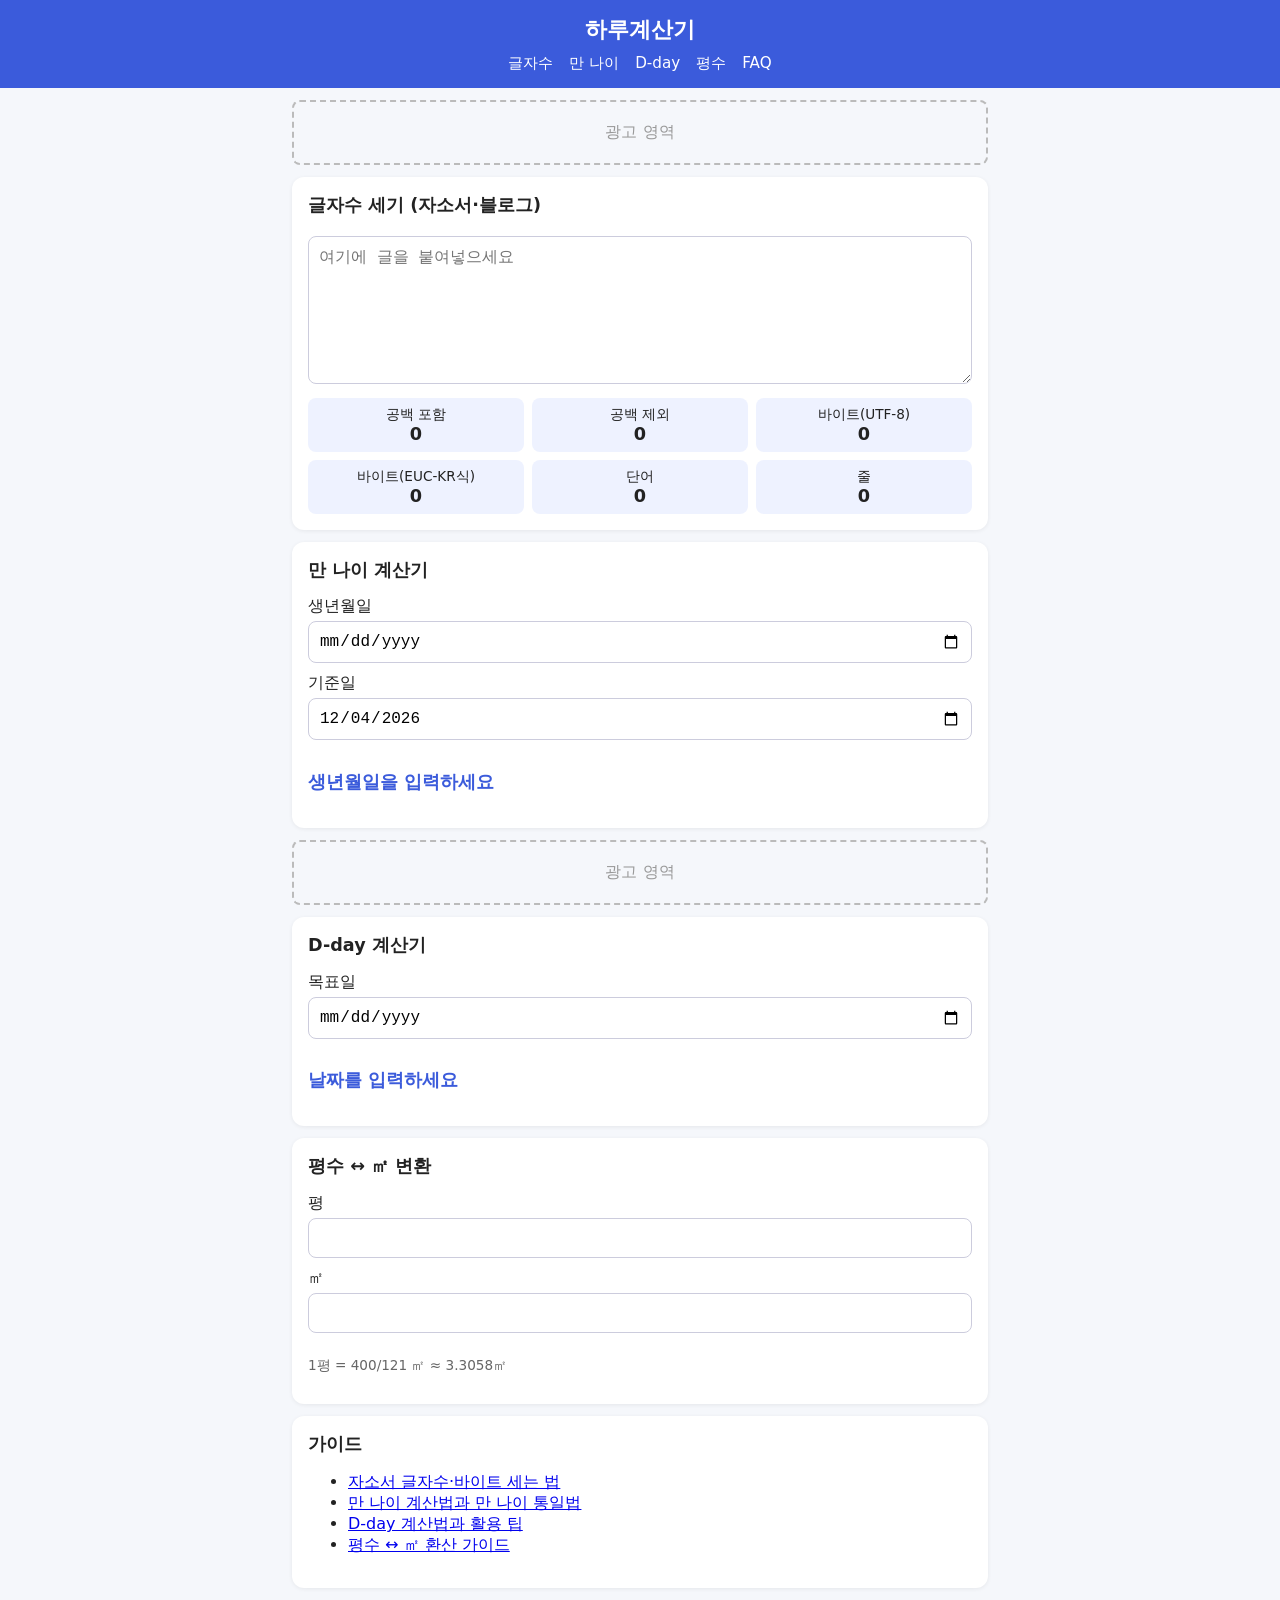
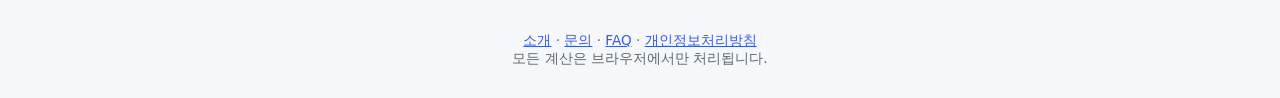
<file: index.html>
<!doctype html><html lang="ko"><head><meta charset="utf-8"><meta name="viewport" content="width=device-width,initial-scale=1">
<title>하루계산기 - 글자수 세기·만 나이·D-day·평수 계산기</title>
<meta name="description" content="자소서 글자수 세기(공백 포함/제외, 바이트), 만 나이 계산, D-day 계산, 평수↔제곱미터 변환을 무료로. 입력 내용은 저장되지 않습니다.">
<meta property="og:title" content="하루계산기 - 생활 계산기 모음"><meta property="og:type" content="website">
<link rel="icon" href="favicon.svg" type="image/svg+xml"><link rel="canonical" href="https://a01075696193-oss.github.io/haru-calc/"><meta property="og:image" content="https://a01075696193-oss.github.io/haru-calc/og.png"><link rel="stylesheet" href="style.css"></head><body>
<header><h1>하루계산기</h1><nav><a href="#chars">글자수</a><a href="#age">만 나이</a><a href="#dday">D-day</a><a href="#pyeong">평수</a><a href="faq.html">FAQ</a></nav></header>
<main>
<div class="ad"><!-- AD SLOT: 상단 (AdSense 승인 후 코드 삽입) -->광고 영역</div>
<section id="chars"><h2>글자수 세기 (자소서·블로그)</h2><textarea id="t" rows="7" placeholder="여기에 글을 붙여넣으세요"></textarea>
<div class="grid"><div>공백 포함<b id="c1">0</b></div><div>공백 제외<b id="c2">0</b></div><div>바이트(UTF-8)<b id="c3">0</b></div><div>바이트(EUC-KR식)<b id="c4">0</b></div><div>단어<b id="c5">0</b></div><div>줄<b id="c6">0</b></div></div></section>
<section id="age"><h2>만 나이 계산기</h2><label>생년월일 <input type="date" id="bd"></label><label>기준일 <input type="date" id="ref"></label><p class="out" id="ageOut">생년월일을 입력하세요</p></section>
<div class="ad"><!-- AD SLOT: 중간 -->광고 영역</div>
<section id="dday"><h2>D-day 계산기</h2><label>목표일 <input type="date" id="target"></label><p class="out" id="ddOut">날짜를 입력하세요</p></section>
<section id="pyeong"><h2>평수 ↔ ㎡ 변환</h2><label>평 <input type="number" id="py" inputmode="decimal"></label><label>㎡ <input type="number" id="m2" inputmode="decimal"></label><p class="note">1평 = 400/121 ㎡ ≈ 3.3058㎡</p></section>
<section><h2>가이드</h2><ul><li><a href="guide-chars.html">자소서 글자수·바이트 세는 법</a></li><li><a href="guide-age.html">만 나이 계산법과 만 나이 통일법</a></li><li><a href="guide-dday.html">D-day 계산법과 활용 팁</a></li><li><a href="guide-pyeong.html">평수 ↔ ㎡ 환산 가이드</a></li></ul></section></main><footer><a href="about.html">소개</a> · <a href="contact.html">문의</a> · <a href="faq.html">FAQ</a> · <a href="privacy.html">개인정보처리방침</a><br>모든 계산은 브라우저에서만 처리됩니다.</footer>
<script src="calc.js"></script><script src="app.js"></script></body></html>
</file>
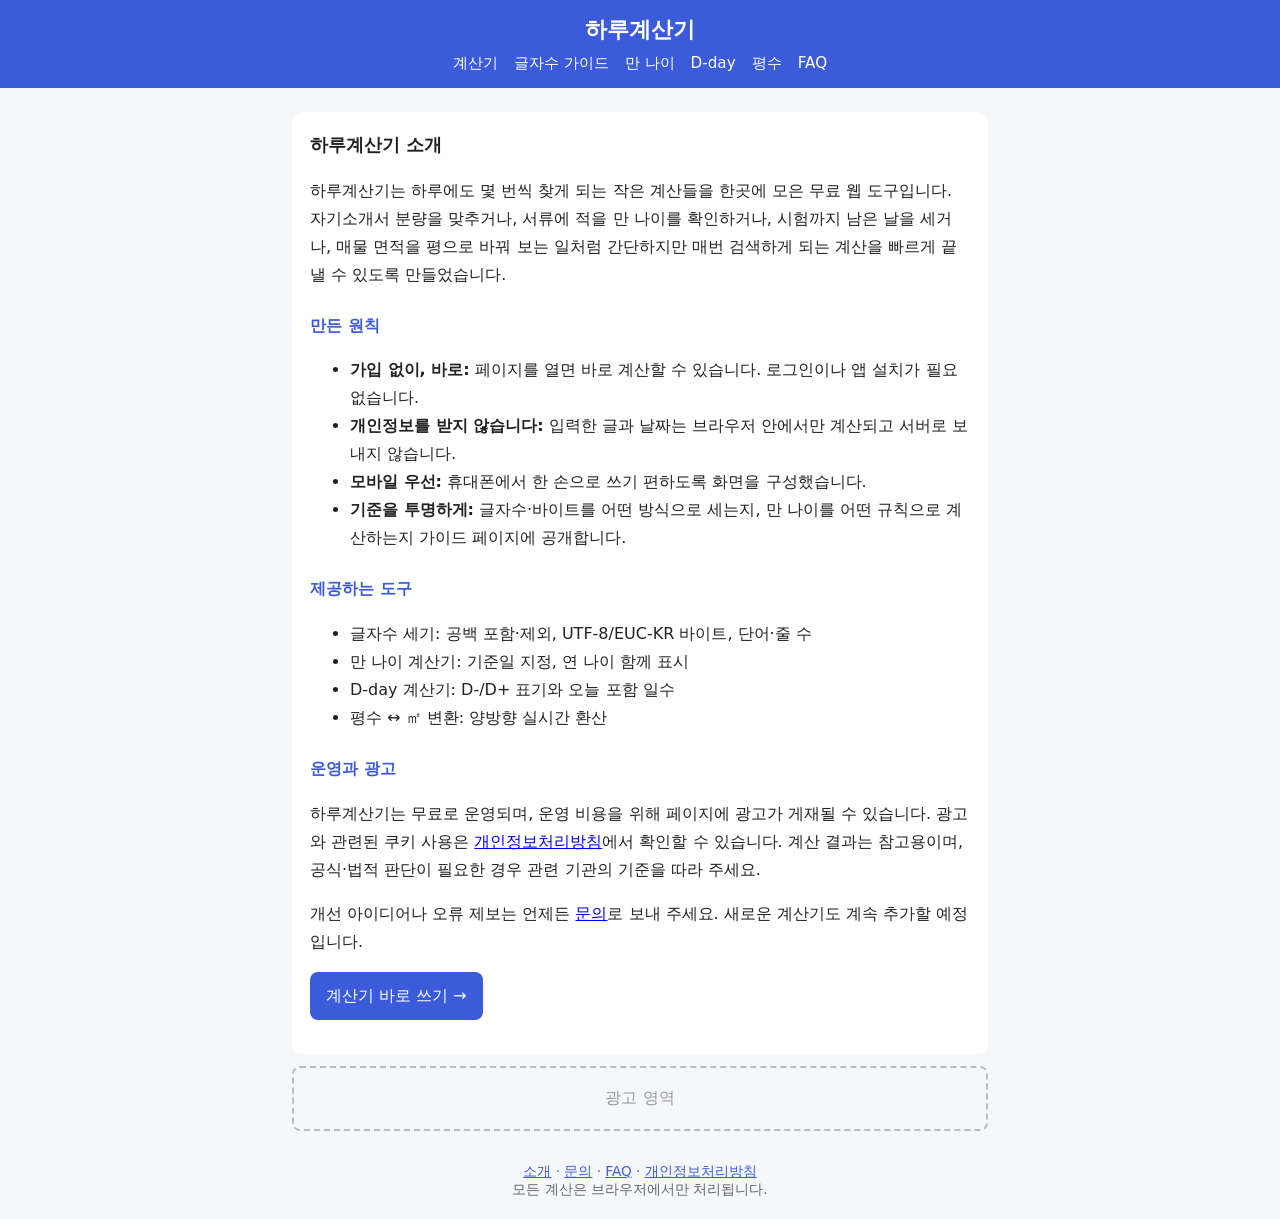
<file: about.html>
<!doctype html><html lang="ko"><head><meta charset="utf-8"><meta name="viewport" content="width=device-width,initial-scale=1">
<title>하루계산기 소개 - 하루계산기</title><meta name="description" content="하루계산기는 일상에서 자주 쓰는 계산을 가입 없이 빠르게 해결하는 무료 도구 모음입니다."><link rel="canonical" href="https://a01075696193-oss.github.io/haru-calc/about.html">
<meta property="og:title" content="하루계산기 소개"><meta property="og:description" content="하루계산기는 일상에서 자주 쓰는 계산을 가입 없이 빠르게 해결하는 무료 도구 모음입니다."><meta property="og:image" content="https://a01075696193-oss.github.io/haru-calc/og.png"><meta property="og:type" content="article">
<link rel="icon" href="favicon.svg" type="image/svg+xml"><link rel="stylesheet" href="style.css"></head><body>
<header><h1><a href="index.html" style="color:#fff;text-decoration:none">하루계산기</a></h1><nav><a href="index.html">계산기</a><a href="guide-chars.html">글자수 가이드</a><a href="guide-age.html">만 나이</a><a href="guide-dday.html">D-day</a><a href="guide-pyeong.html">평수</a><a href="faq.html">FAQ</a></nav></header><main><article class="content"><h2>하루계산기 소개</h2>
<p>하루계산기는 하루에도 몇 번씩 찾게 되는 작은 계산들을 한곳에 모은 무료 웹 도구입니다. 자기소개서 분량을 맞추거나, 서류에 적을 만 나이를 확인하거나, 시험까지 남은 날을 세거나, 매물 면적을 평으로 바꿔 보는 일처럼 간단하지만 매번 검색하게 되는 계산을 빠르게 끝낼 수 있도록 만들었습니다.</p>
<h3>만든 원칙</h3><ul><li><b>가입 없이, 바로:</b> 페이지를 열면 바로 계산할 수 있습니다. 로그인이나 앱 설치가 필요 없습니다.</li><li><b>개인정보를 받지 않습니다:</b> 입력한 글과 날짜는 브라우저 안에서만 계산되고 서버로 보내지 않습니다.</li><li><b>모바일 우선:</b> 휴대폰에서 한 손으로 쓰기 편하도록 화면을 구성했습니다.</li><li><b>기준을 투명하게:</b> 글자수·바이트를 어떤 방식으로 세는지, 만 나이를 어떤 규칙으로 계산하는지 가이드 페이지에 공개합니다.</li></ul>
<h3>제공하는 도구</h3><ul><li>글자수 세기: 공백 포함·제외, UTF-8/EUC-KR 바이트, 단어·줄 수</li><li>만 나이 계산기: 기준일 지정, 연 나이 함께 표시</li><li>D-day 계산기: D-/D+ 표기와 오늘 포함 일수</li><li>평수 ↔ ㎡ 변환: 양방향 실시간 환산</li></ul>
<h3>운영과 광고</h3><p>하루계산기는 무료로 운영되며, 운영 비용을 위해 페이지에 광고가 게재될 수 있습니다. 광고와 관련된 쿠키 사용은 <a href="privacy.html">개인정보처리방침</a>에서 확인할 수 있습니다. 계산 결과는 참고용이며, 공식·법적 판단이 필요한 경우 관련 기관의 기준을 따라 주세요.</p>
<p>개선 아이디어나 오류 제보는 언제든 <a href="contact.html">문의</a>로 보내 주세요. 새로운 계산기도 계속 추가할 예정입니다.</p>
<p><a class="btn" href="index.html">계산기 바로 쓰기 →</a></p></article><div class="ad"><!-- AD SLOT: 본문 하단 -->광고 영역</div></main><footer><a href="about.html">소개</a> · <a href="contact.html">문의</a> · <a href="faq.html">FAQ</a> · <a href="privacy.html">개인정보처리방침</a><br>모든 계산은 브라우저에서만 처리됩니다.</footer></body></html>
</file>
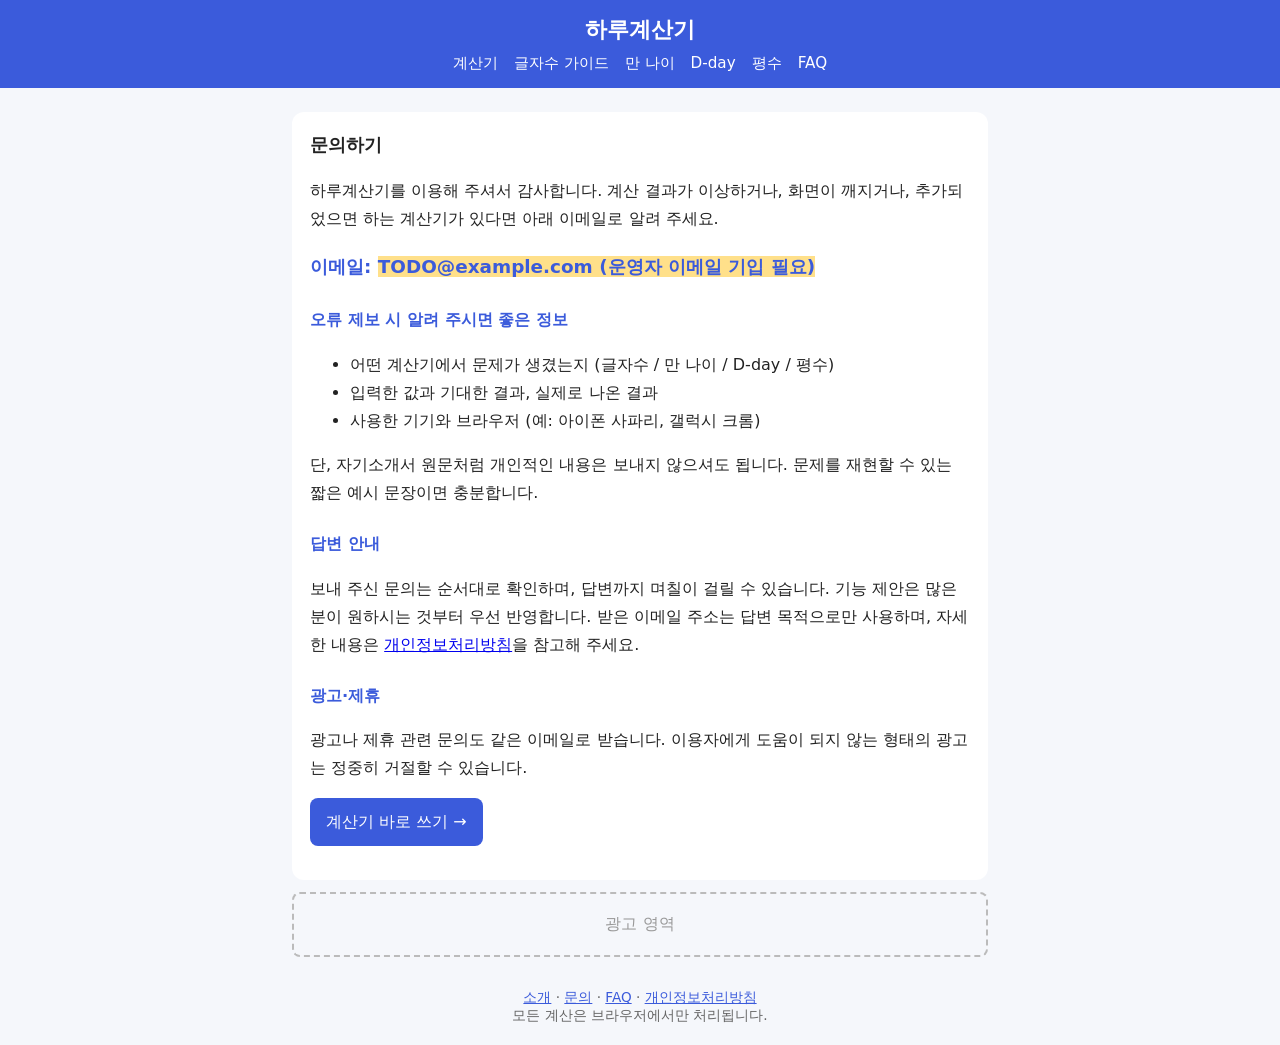
<file: contact.html>
<!doctype html><html lang="ko"><head><meta charset="utf-8"><meta name="viewport" content="width=device-width,initial-scale=1">
<title>문의하기 - 하루계산기</title><meta name="description" content="하루계산기 오류 제보, 기능 제안, 광고·제휴 문의 안내입니다."><link rel="canonical" href="https://a01075696193-oss.github.io/haru-calc/contact.html">
<meta property="og:title" content="문의하기"><meta property="og:description" content="하루계산기 오류 제보, 기능 제안, 광고·제휴 문의 안내입니다."><meta property="og:image" content="https://a01075696193-oss.github.io/haru-calc/og.png"><meta property="og:type" content="article">
<link rel="icon" href="favicon.svg" type="image/svg+xml"><link rel="stylesheet" href="style.css"></head><body>
<header><h1><a href="index.html" style="color:#fff;text-decoration:none">하루계산기</a></h1><nav><a href="index.html">계산기</a><a href="guide-chars.html">글자수 가이드</a><a href="guide-age.html">만 나이</a><a href="guide-dday.html">D-day</a><a href="guide-pyeong.html">평수</a><a href="faq.html">FAQ</a></nav></header><main><article class="content"><h2>문의하기</h2>
<p>하루계산기를 이용해 주셔서 감사합니다. 계산 결과가 이상하거나, 화면이 깨지거나, 추가되었으면 하는 계산기가 있다면 아래 이메일로 알려 주세요.</p>
<p class="out">이메일: <!-- TODO: 실제 운영자 이메일로 교체 --><span style="background:#ffe08a">TODO@example.com (운영자 이메일 기입 필요)</span></p>
<h3>오류 제보 시 알려 주시면 좋은 정보</h3><ul><li>어떤 계산기에서 문제가 생겼는지 (글자수 / 만 나이 / D-day / 평수)</li><li>입력한 값과 기대한 결과, 실제로 나온 결과</li><li>사용한 기기와 브라우저 (예: 아이폰 사파리, 갤럭시 크롬)</li></ul>
<p>단, 자기소개서 원문처럼 개인적인 내용은 보내지 않으셔도 됩니다. 문제를 재현할 수 있는 짧은 예시 문장이면 충분합니다.</p>
<h3>답변 안내</h3><p>보내 주신 문의는 순서대로 확인하며, 답변까지 며칠이 걸릴 수 있습니다. 기능 제안은 많은 분이 원하시는 것부터 우선 반영합니다. 받은 이메일 주소는 답변 목적으로만 사용하며, 자세한 내용은 <a href="privacy.html">개인정보처리방침</a>을 참고해 주세요.</p>
<h3>광고·제휴</h3><p>광고나 제휴 관련 문의도 같은 이메일로 받습니다. 이용자에게 도움이 되지 않는 형태의 광고는 정중히 거절할 수 있습니다.</p>
<p><a class="btn" href="index.html">계산기 바로 쓰기 →</a></p></article><div class="ad"><!-- AD SLOT: 본문 하단 -->광고 영역</div></main><footer><a href="about.html">소개</a> · <a href="contact.html">문의</a> · <a href="faq.html">FAQ</a> · <a href="privacy.html">개인정보처리방침</a><br>모든 계산은 브라우저에서만 처리됩니다.</footer></body></html>
</file>
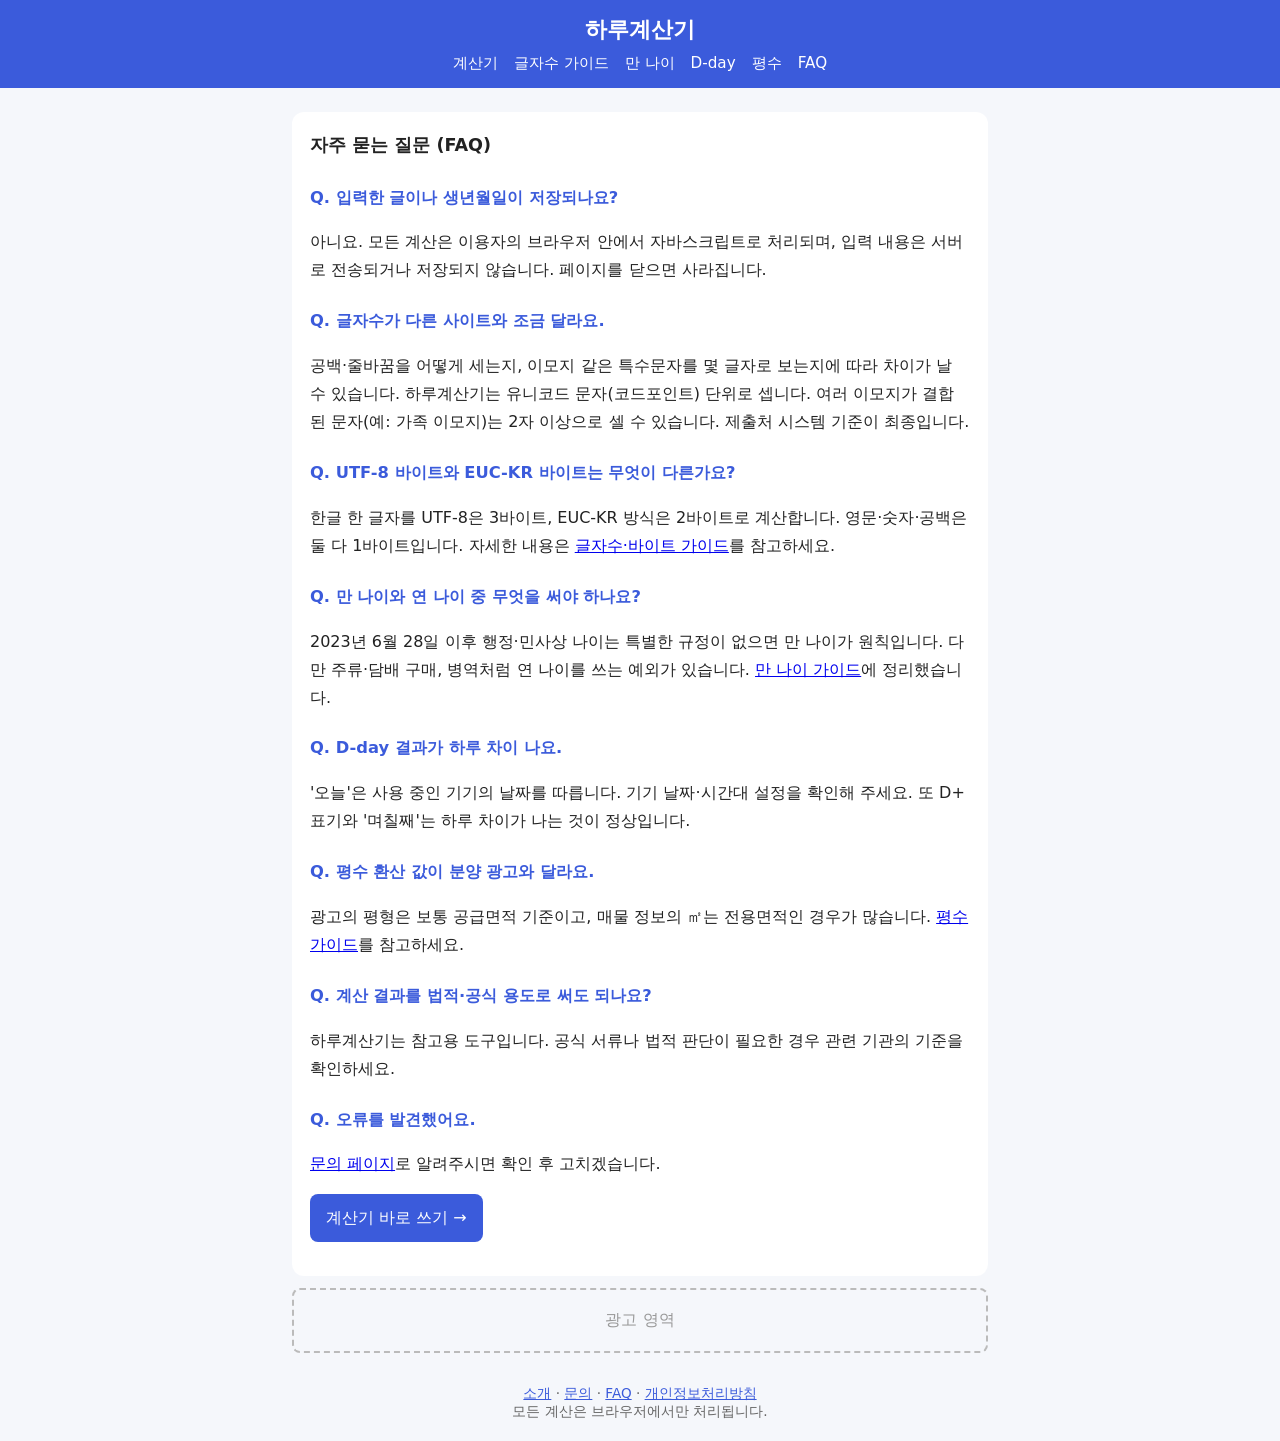
<file: faq.html>
<!doctype html><html lang="ko"><head><meta charset="utf-8"><meta name="viewport" content="width=device-width,initial-scale=1">
<title>자주 묻는 질문 (FAQ) - 하루계산기</title><meta name="description" content="하루계산기 이용 방법과 계산 기준에 대해 자주 묻는 질문을 모았습니다."><link rel="canonical" href="https://a01075696193-oss.github.io/haru-calc/faq.html">
<meta property="og:title" content="자주 묻는 질문 (FAQ)"><meta property="og:description" content="하루계산기 이용 방법과 계산 기준에 대해 자주 묻는 질문을 모았습니다."><meta property="og:image" content="https://a01075696193-oss.github.io/haru-calc/og.png"><meta property="og:type" content="article">
<link rel="icon" href="favicon.svg" type="image/svg+xml"><link rel="stylesheet" href="style.css"></head><body>
<header><h1><a href="index.html" style="color:#fff;text-decoration:none">하루계산기</a></h1><nav><a href="index.html">계산기</a><a href="guide-chars.html">글자수 가이드</a><a href="guide-age.html">만 나이</a><a href="guide-dday.html">D-day</a><a href="guide-pyeong.html">평수</a><a href="faq.html">FAQ</a></nav></header><main><article class="content"><h2>자주 묻는 질문 (FAQ)</h2>
<h3>Q. 입력한 글이나 생년월일이 저장되나요?</h3><p>아니요. 모든 계산은 이용자의 브라우저 안에서 자바스크립트로 처리되며, 입력 내용은 서버로 전송되거나 저장되지 않습니다. 페이지를 닫으면 사라집니다.</p>
<h3>Q. 글자수가 다른 사이트와 조금 달라요.</h3><p>공백·줄바꿈을 어떻게 세는지, 이모지 같은 특수문자를 몇 글자로 보는지에 따라 차이가 날 수 있습니다. 하루계산기는 유니코드 문자(코드포인트) 단위로 셉니다. 여러 이모지가 결합된 문자(예: 가족 이모지)는 2자 이상으로 셀 수 있습니다. 제출처 시스템 기준이 최종입니다.</p>
<h3>Q. UTF-8 바이트와 EUC-KR 바이트는 무엇이 다른가요?</h3><p>한글 한 글자를 UTF-8은 3바이트, EUC-KR 방식은 2바이트로 계산합니다. 영문·숫자·공백은 둘 다 1바이트입니다. 자세한 내용은 <a href="guide-chars.html">글자수·바이트 가이드</a>를 참고하세요.</p>
<h3>Q. 만 나이와 연 나이 중 무엇을 써야 하나요?</h3><p>2023년 6월 28일 이후 행정·민사상 나이는 특별한 규정이 없으면 만 나이가 원칙입니다. 다만 주류·담배 구매, 병역처럼 연 나이를 쓰는 예외가 있습니다. <a href="guide-age.html">만 나이 가이드</a>에 정리했습니다.</p>
<h3>Q. D-day 결과가 하루 차이 나요.</h3><p>'오늘'은 사용 중인 기기의 날짜를 따릅니다. 기기 날짜·시간대 설정을 확인해 주세요. 또 D+ 표기와 '며칠째'는 하루 차이가 나는 것이 정상입니다.</p>
<h3>Q. 평수 환산 값이 분양 광고와 달라요.</h3><p>광고의 평형은 보통 공급면적 기준이고, 매물 정보의 ㎡는 전용면적인 경우가 많습니다. <a href="guide-pyeong.html">평수 가이드</a>를 참고하세요.</p>
<h3>Q. 계산 결과를 법적·공식 용도로 써도 되나요?</h3><p>하루계산기는 참고용 도구입니다. 공식 서류나 법적 판단이 필요한 경우 관련 기관의 기준을 확인하세요.</p>
<h3>Q. 오류를 발견했어요.</h3><p><a href="contact.html">문의 페이지</a>로 알려주시면 확인 후 고치겠습니다.</p>
<p><a class="btn" href="index.html">계산기 바로 쓰기 →</a></p></article><div class="ad"><!-- AD SLOT: 본문 하단 -->광고 영역</div></main><footer><a href="about.html">소개</a> · <a href="contact.html">문의</a> · <a href="faq.html">FAQ</a> · <a href="privacy.html">개인정보처리방침</a><br>모든 계산은 브라우저에서만 처리됩니다.</footer></body></html>
</file>
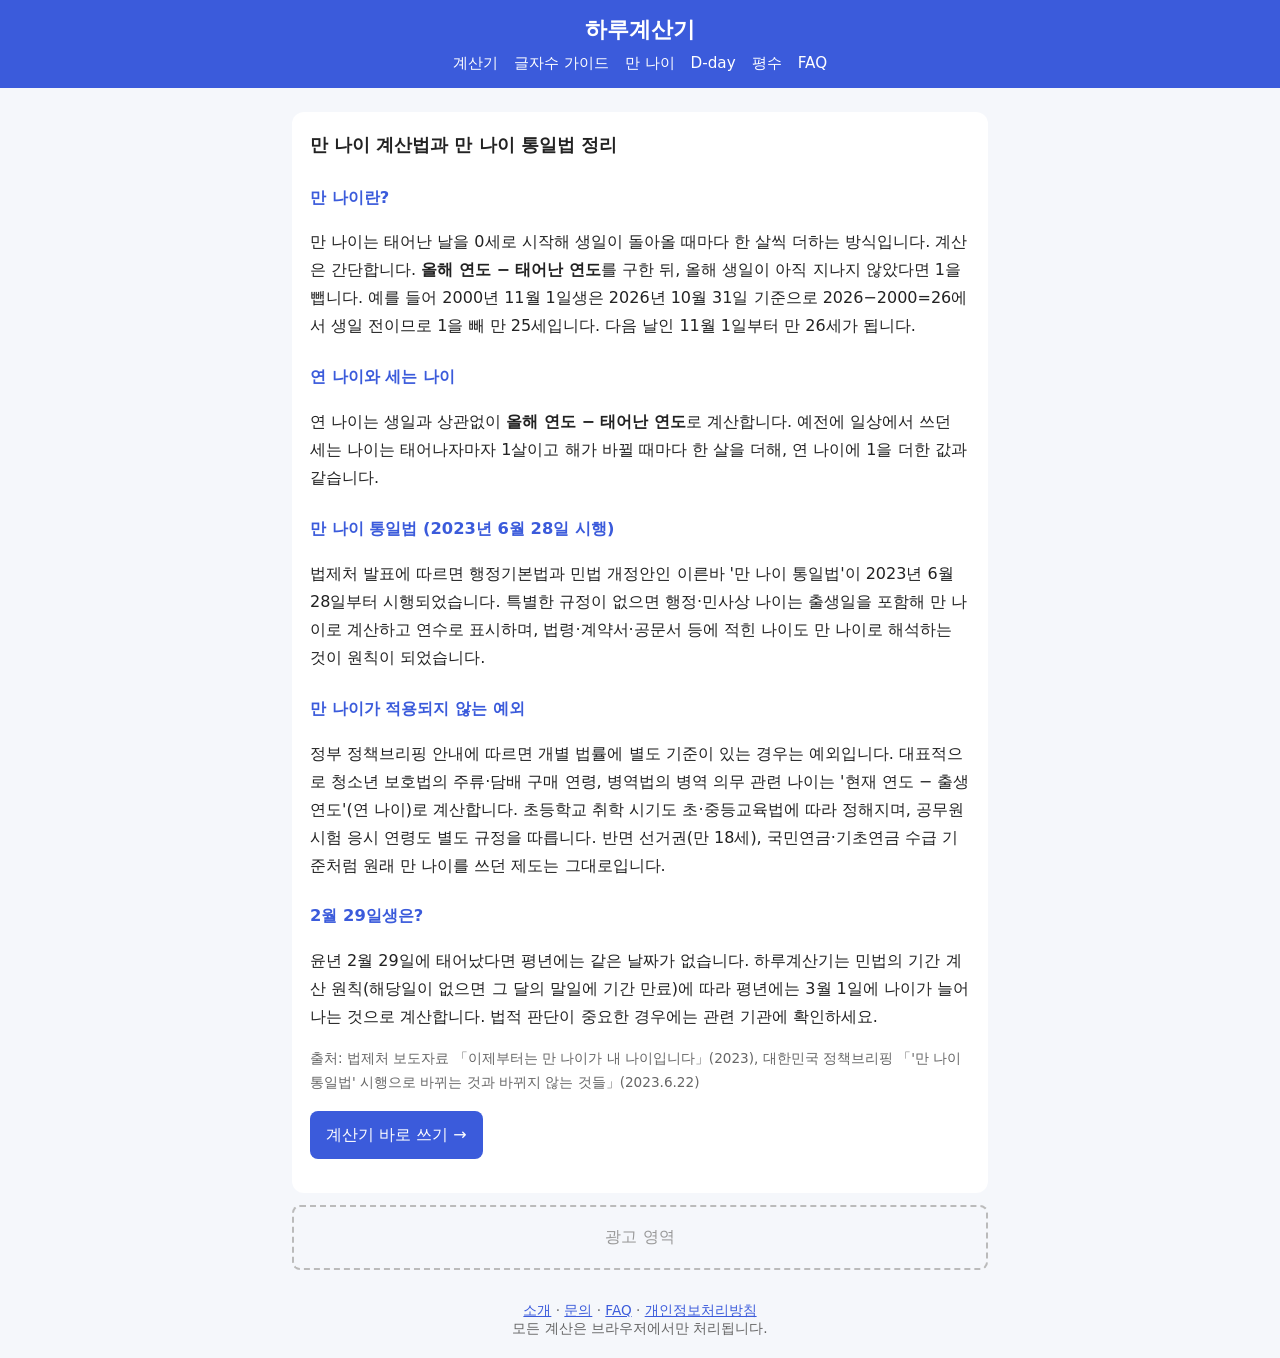
<file: guide-age.html>
<!doctype html><html lang="ko"><head><meta charset="utf-8"><meta name="viewport" content="width=device-width,initial-scale=1">
<title>만 나이 계산법과 만 나이 통일법 정리 - 하루계산기</title><meta name="description" content="만 나이 계산 방법과 2023년 6월 28일 시행된 만 나이 통일법, 예외 사례를 정리했습니다."><link rel="canonical" href="https://a01075696193-oss.github.io/haru-calc/guide-age.html">
<meta property="og:title" content="만 나이 계산법과 만 나이 통일법 정리"><meta property="og:description" content="만 나이 계산 방법과 2023년 6월 28일 시행된 만 나이 통일법, 예외 사례를 정리했습니다."><meta property="og:image" content="https://a01075696193-oss.github.io/haru-calc/og.png"><meta property="og:type" content="article">
<link rel="icon" href="favicon.svg" type="image/svg+xml"><link rel="stylesheet" href="style.css"></head><body>
<header><h1><a href="index.html" style="color:#fff;text-decoration:none">하루계산기</a></h1><nav><a href="index.html">계산기</a><a href="guide-chars.html">글자수 가이드</a><a href="guide-age.html">만 나이</a><a href="guide-dday.html">D-day</a><a href="guide-pyeong.html">평수</a><a href="faq.html">FAQ</a></nav></header><main><article class="content"><h2>만 나이 계산법과 만 나이 통일법 정리</h2>
<h3>만 나이란?</h3><p>만 나이는 태어난 날을 0세로 시작해 생일이 돌아올 때마다 한 살씩 더하는 방식입니다. 계산은 간단합니다. <b>올해 연도 − 태어난 연도</b>를 구한 뒤, 올해 생일이 아직 지나지 않았다면 1을 뺍니다. 예를 들어 2000년 11월 1일생은 2026년 10월 31일 기준으로 2026−2000=26에서 생일 전이므로 1을 빼 만 25세입니다. 다음 날인 11월 1일부터 만 26세가 됩니다.</p>
<h3>연 나이와 세는 나이</h3><p>연 나이는 생일과 상관없이 <b>올해 연도 − 태어난 연도</b>로 계산합니다. 예전에 일상에서 쓰던 세는 나이는 태어나자마자 1살이고 해가 바뀔 때마다 한 살을 더해, 연 나이에 1을 더한 값과 같습니다.</p>
<h3>만 나이 통일법 (2023년 6월 28일 시행)</h3><p>법제처 발표에 따르면 행정기본법과 민법 개정안인 이른바 '만 나이 통일법'이 2023년 6월 28일부터 시행되었습니다. 특별한 규정이 없으면 행정·민사상 나이는 출생일을 포함해 만 나이로 계산하고 연수로 표시하며, 법령·계약서·공문서 등에 적힌 나이도 만 나이로 해석하는 것이 원칙이 되었습니다.</p>
<h3>만 나이가 적용되지 않는 예외</h3><p>정부 정책브리핑 안내에 따르면 개별 법률에 별도 기준이 있는 경우는 예외입니다. 대표적으로 청소년 보호법의 주류·담배 구매 연령, 병역법의 병역 의무 관련 나이는 '현재 연도 − 출생 연도'(연 나이)로 계산합니다. 초등학교 취학 시기도 초·중등교육법에 따라 정해지며, 공무원 시험 응시 연령도 별도 규정을 따릅니다. 반면 선거권(만 18세), 국민연금·기초연금 수급 기준처럼 원래 만 나이를 쓰던 제도는 그대로입니다.</p>
<h3>2월 29일생은?</h3><p>윤년 2월 29일에 태어났다면 평년에는 같은 날짜가 없습니다. 하루계산기는 민법의 기간 계산 원칙(해당일이 없으면 그 달의 말일에 기간 만료)에 따라 평년에는 3월 1일에 나이가 늘어나는 것으로 계산합니다. 법적 판단이 중요한 경우에는 관련 기관에 확인하세요.</p>
<p class="note">출처: 법제처 보도자료 「이제부터는 만 나이가 내 나이입니다」(2023), 대한민국 정책브리핑 「'만 나이 통일법' 시행으로 바뀌는 것과 바뀌지 않는 것들」(2023.6.22)</p>
<p><a class="btn" href="index.html">계산기 바로 쓰기 →</a></p></article><div class="ad"><!-- AD SLOT: 본문 하단 -->광고 영역</div></main><footer><a href="about.html">소개</a> · <a href="contact.html">문의</a> · <a href="faq.html">FAQ</a> · <a href="privacy.html">개인정보처리방침</a><br>모든 계산은 브라우저에서만 처리됩니다.</footer></body></html>
</file>
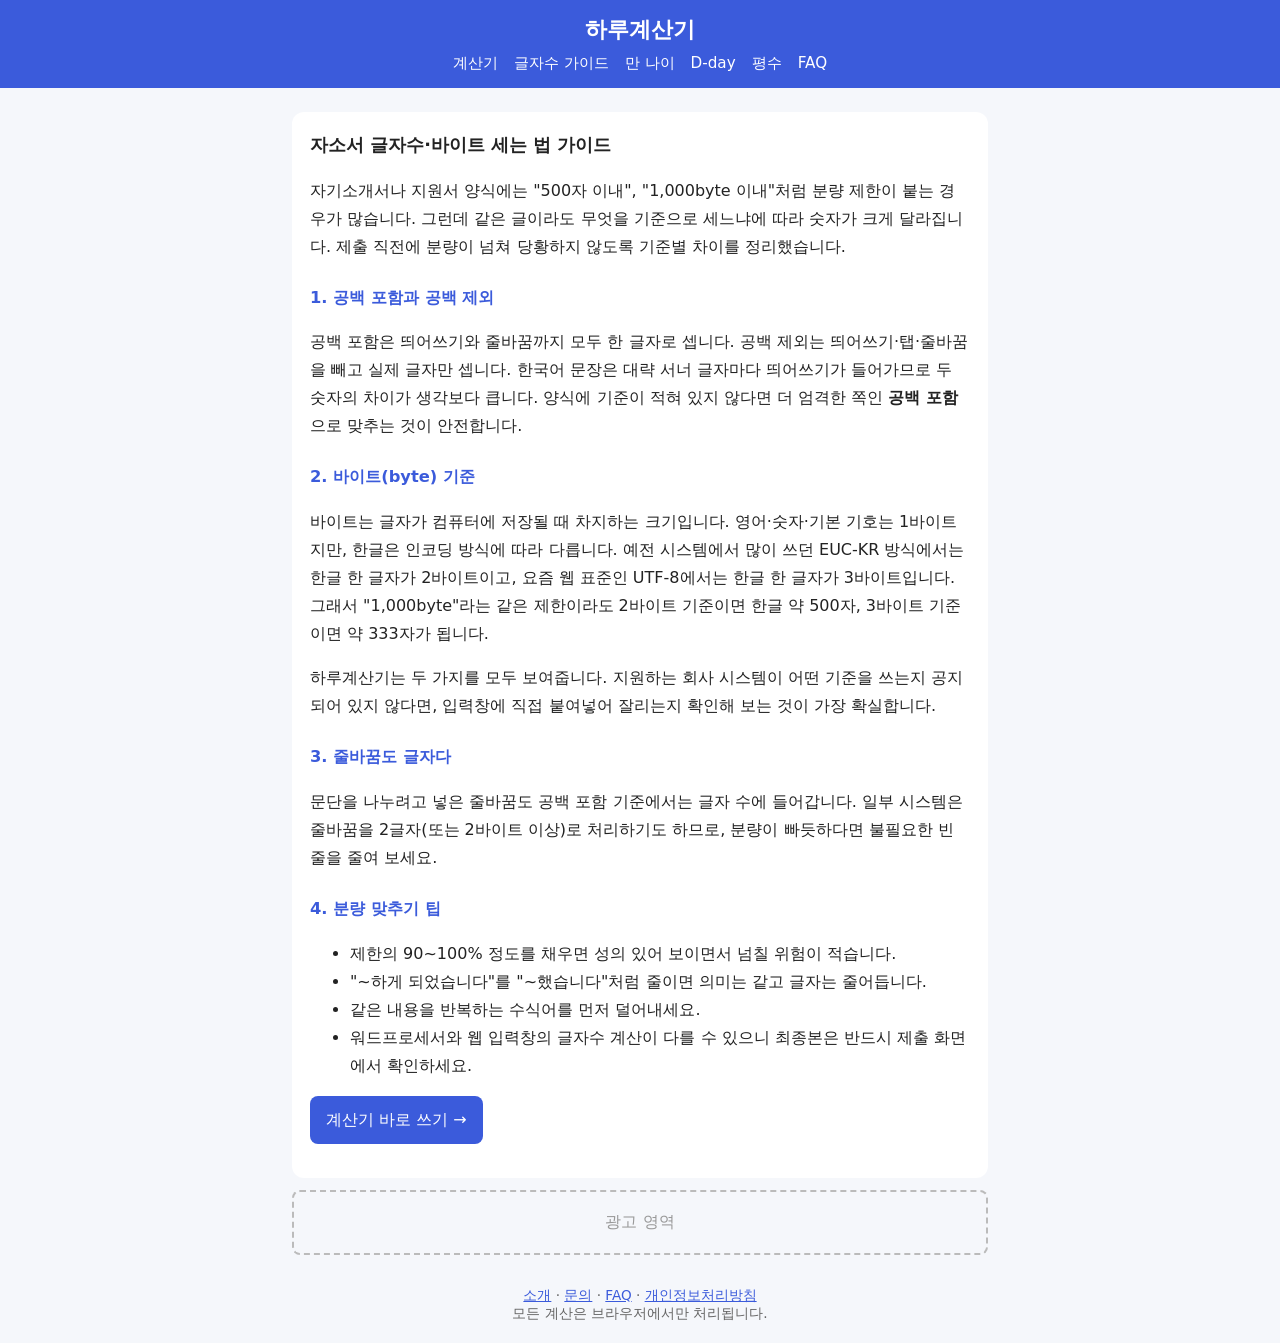
<file: guide-chars.html>
<!doctype html><html lang="ko"><head><meta charset="utf-8"><meta name="viewport" content="width=device-width,initial-scale=1">
<title>자소서 글자수·바이트 세는 법 가이드 - 하루계산기</title><meta name="description" content="자기소개서 글자수 제한의 공백 포함·제외 기준과 바이트 계산 차이를 정리했습니다."><link rel="canonical" href="https://a01075696193-oss.github.io/haru-calc/guide-chars.html">
<meta property="og:title" content="자소서 글자수·바이트 세는 법 가이드"><meta property="og:description" content="자기소개서 글자수 제한의 공백 포함·제외 기준과 바이트 계산 차이를 정리했습니다."><meta property="og:image" content="https://a01075696193-oss.github.io/haru-calc/og.png"><meta property="og:type" content="article">
<link rel="icon" href="favicon.svg" type="image/svg+xml"><link rel="stylesheet" href="style.css"></head><body>
<header><h1><a href="index.html" style="color:#fff;text-decoration:none">하루계산기</a></h1><nav><a href="index.html">계산기</a><a href="guide-chars.html">글자수 가이드</a><a href="guide-age.html">만 나이</a><a href="guide-dday.html">D-day</a><a href="guide-pyeong.html">평수</a><a href="faq.html">FAQ</a></nav></header><main><article class="content"><h2>자소서 글자수·바이트 세는 법 가이드</h2>
<p>자기소개서나 지원서 양식에는 "500자 이내", "1,000byte 이내"처럼 분량 제한이 붙는 경우가 많습니다. 그런데 같은 글이라도 무엇을 기준으로 세느냐에 따라 숫자가 크게 달라집니다. 제출 직전에 분량이 넘쳐 당황하지 않도록 기준별 차이를 정리했습니다.</p>
<h3>1. 공백 포함과 공백 제외</h3><p>공백 포함은 띄어쓰기와 줄바꿈까지 모두 한 글자로 셉니다. 공백 제외는 띄어쓰기·탭·줄바꿈을 빼고 실제 글자만 셉니다. 한국어 문장은 대략 서너 글자마다 띄어쓰기가 들어가므로 두 숫자의 차이가 생각보다 큽니다. 양식에 기준이 적혀 있지 않다면 더 엄격한 쪽인 <b>공백 포함</b>으로 맞추는 것이 안전합니다.</p>
<h3>2. 바이트(byte) 기준</h3><p>바이트는 글자가 컴퓨터에 저장될 때 차지하는 크기입니다. 영어·숫자·기본 기호는 1바이트지만, 한글은 인코딩 방식에 따라 다릅니다. 예전 시스템에서 많이 쓰던 EUC-KR 방식에서는 한글 한 글자가 2바이트이고, 요즘 웹 표준인 UTF-8에서는 한글 한 글자가 3바이트입니다. 그래서 "1,000byte"라는 같은 제한이라도 2바이트 기준이면 한글 약 500자, 3바이트 기준이면 약 333자가 됩니다.</p>
<p>하루계산기는 두 가지를 모두 보여줍니다. 지원하는 회사 시스템이 어떤 기준을 쓰는지 공지되어 있지 않다면, 입력창에 직접 붙여넣어 잘리는지 확인해 보는 것이 가장 확실합니다.</p>
<h3>3. 줄바꿈도 글자다</h3><p>문단을 나누려고 넣은 줄바꿈도 공백 포함 기준에서는 글자 수에 들어갑니다. 일부 시스템은 줄바꿈을 2글자(또는 2바이트 이상)로 처리하기도 하므로, 분량이 빠듯하다면 불필요한 빈 줄을 줄여 보세요.</p>
<h3>4. 분량 맞추기 팁</h3><ul><li>제한의 90~100% 정도를 채우면 성의 있어 보이면서 넘칠 위험이 적습니다.</li><li>"~하게 되었습니다"를 "~했습니다"처럼 줄이면 의미는 같고 글자는 줄어듭니다.</li><li>같은 내용을 반복하는 수식어를 먼저 덜어내세요.</li><li>워드프로세서와 웹 입력창의 글자수 계산이 다를 수 있으니 최종본은 반드시 제출 화면에서 확인하세요.</li></ul>
<p><a class="btn" href="index.html">계산기 바로 쓰기 →</a></p></article><div class="ad"><!-- AD SLOT: 본문 하단 -->광고 영역</div></main><footer><a href="about.html">소개</a> · <a href="contact.html">문의</a> · <a href="faq.html">FAQ</a> · <a href="privacy.html">개인정보처리방침</a><br>모든 계산은 브라우저에서만 처리됩니다.</footer></body></html>
</file>
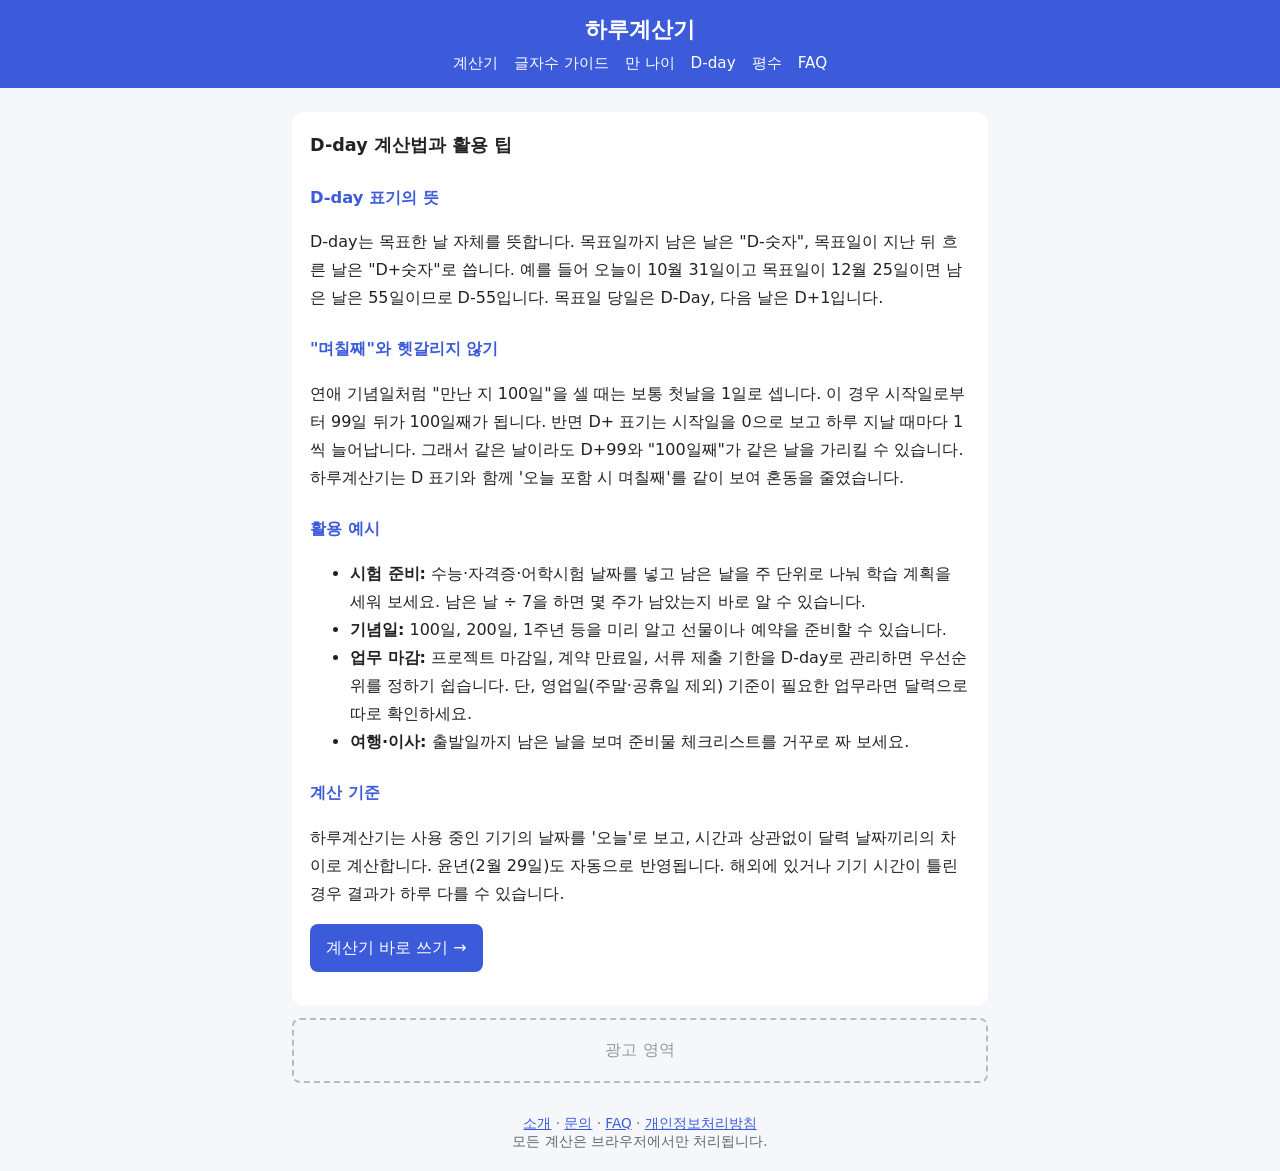
<file: guide-dday.html>
<!doctype html><html lang="ko"><head><meta charset="utf-8"><meta name="viewport" content="width=device-width,initial-scale=1">
<title>D-day 계산법과 활용 팁 - 하루계산기</title><meta name="description" content="D-day, D+ 계산 방식의 차이와 시험·기념일·프로젝트 일정 관리에 활용하는 방법을 정리했습니다."><link rel="canonical" href="https://a01075696193-oss.github.io/haru-calc/guide-dday.html">
<meta property="og:title" content="D-day 계산법과 활용 팁"><meta property="og:description" content="D-day, D+ 계산 방식의 차이와 시험·기념일·프로젝트 일정 관리에 활용하는 방법을 정리했습니다."><meta property="og:image" content="https://a01075696193-oss.github.io/haru-calc/og.png"><meta property="og:type" content="article">
<link rel="icon" href="favicon.svg" type="image/svg+xml"><link rel="stylesheet" href="style.css"></head><body>
<header><h1><a href="index.html" style="color:#fff;text-decoration:none">하루계산기</a></h1><nav><a href="index.html">계산기</a><a href="guide-chars.html">글자수 가이드</a><a href="guide-age.html">만 나이</a><a href="guide-dday.html">D-day</a><a href="guide-pyeong.html">평수</a><a href="faq.html">FAQ</a></nav></header><main><article class="content"><h2>D-day 계산법과 활용 팁</h2>
<h3>D-day 표기의 뜻</h3><p>D-day는 목표한 날 자체를 뜻합니다. 목표일까지 남은 날은 "D-숫자", 목표일이 지난 뒤 흐른 날은 "D+숫자"로 씁니다. 예를 들어 오늘이 10월 31일이고 목표일이 12월 25일이면 남은 날은 55일이므로 D-55입니다. 목표일 당일은 D-Day, 다음 날은 D+1입니다.</p>
<h3>"며칠째"와 헷갈리지 않기</h3><p>연애 기념일처럼 "만난 지 100일"을 셀 때는 보통 첫날을 1일로 셉니다. 이 경우 시작일로부터 99일 뒤가 100일째가 됩니다. 반면 D+ 표기는 시작일을 0으로 보고 하루 지날 때마다 1씩 늘어납니다. 그래서 같은 날이라도 D+99와 "100일째"가 같은 날을 가리킬 수 있습니다. 하루계산기는 D 표기와 함께 '오늘 포함 시 며칠째'를 같이 보여 혼동을 줄였습니다.</p>
<h3>활용 예시</h3><ul><li><b>시험 준비:</b> 수능·자격증·어학시험 날짜를 넣고 남은 날을 주 단위로 나눠 학습 계획을 세워 보세요. 남은 날 ÷ 7을 하면 몇 주가 남았는지 바로 알 수 있습니다.</li><li><b>기념일:</b> 100일, 200일, 1주년 등을 미리 알고 선물이나 예약을 준비할 수 있습니다.</li><li><b>업무 마감:</b> 프로젝트 마감일, 계약 만료일, 서류 제출 기한을 D-day로 관리하면 우선순위를 정하기 쉽습니다. 단, 영업일(주말·공휴일 제외) 기준이 필요한 업무라면 달력으로 따로 확인하세요.</li><li><b>여행·이사:</b> 출발일까지 남은 날을 보며 준비물 체크리스트를 거꾸로 짜 보세요.</li></ul>
<h3>계산 기준</h3><p>하루계산기는 사용 중인 기기의 날짜를 '오늘'로 보고, 시간과 상관없이 달력 날짜끼리의 차이로 계산합니다. 윤년(2월 29일)도 자동으로 반영됩니다. 해외에 있거나 기기 시간이 틀린 경우 결과가 하루 다를 수 있습니다.</p>
<p><a class="btn" href="index.html">계산기 바로 쓰기 →</a></p></article><div class="ad"><!-- AD SLOT: 본문 하단 -->광고 영역</div></main><footer><a href="about.html">소개</a> · <a href="contact.html">문의</a> · <a href="faq.html">FAQ</a> · <a href="privacy.html">개인정보처리방침</a><br>모든 계산은 브라우저에서만 처리됩니다.</footer></body></html>
</file>
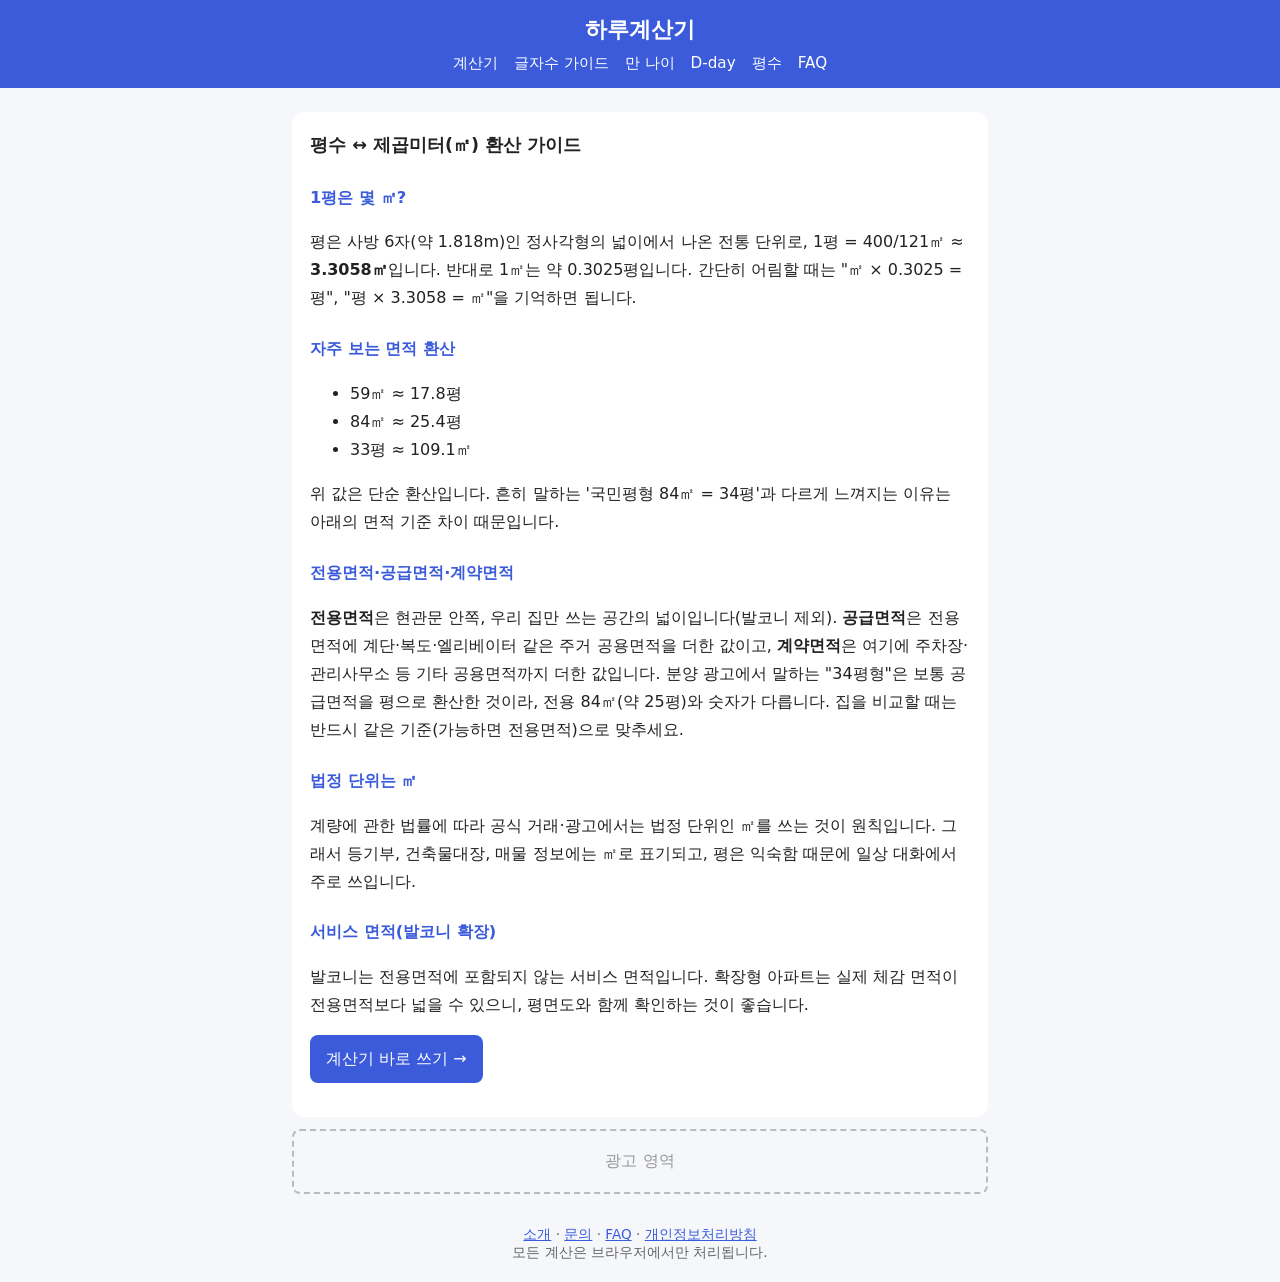
<file: guide-pyeong.html>
<!doctype html><html lang="ko"><head><meta charset="utf-8"><meta name="viewport" content="width=device-width,initial-scale=1">
<title>평수 ↔ 제곱미터(㎡) 환산 가이드 - 하루계산기</title><meta name="description" content="1평이 몇 ㎡인지, 아파트 전용면적·공급면적과 평형을 환산하는 방법을 정리했습니다."><link rel="canonical" href="https://a01075696193-oss.github.io/haru-calc/guide-pyeong.html">
<meta property="og:title" content="평수 ↔ 제곱미터(㎡) 환산 가이드"><meta property="og:description" content="1평이 몇 ㎡인지, 아파트 전용면적·공급면적과 평형을 환산하는 방법을 정리했습니다."><meta property="og:image" content="https://a01075696193-oss.github.io/haru-calc/og.png"><meta property="og:type" content="article">
<link rel="icon" href="favicon.svg" type="image/svg+xml"><link rel="stylesheet" href="style.css"></head><body>
<header><h1><a href="index.html" style="color:#fff;text-decoration:none">하루계산기</a></h1><nav><a href="index.html">계산기</a><a href="guide-chars.html">글자수 가이드</a><a href="guide-age.html">만 나이</a><a href="guide-dday.html">D-day</a><a href="guide-pyeong.html">평수</a><a href="faq.html">FAQ</a></nav></header><main><article class="content"><h2>평수 ↔ 제곱미터(㎡) 환산 가이드</h2>
<h3>1평은 몇 ㎡?</h3><p>평은 사방 6자(약 1.818m)인 정사각형의 넓이에서 나온 전통 단위로, 1평 = 400/121㎡ ≈ <b>3.3058㎡</b>입니다. 반대로 1㎡는 약 0.3025평입니다. 간단히 어림할 때는 "㎡ × 0.3025 = 평", "평 × 3.3058 = ㎡"을 기억하면 됩니다.</p>
<h3>자주 보는 면적 환산</h3><ul><li>59㎡ ≈ 17.8평</li><li>84㎡ ≈ 25.4평</li><li>33평 ≈ 109.1㎡</li></ul><p>위 값은 단순 환산입니다. 흔히 말하는 '국민평형 84㎡ = 34평'과 다르게 느껴지는 이유는 아래의 면적 기준 차이 때문입니다.</p>
<h3>전용면적·공급면적·계약면적</h3><p><b>전용면적</b>은 현관문 안쪽, 우리 집만 쓰는 공간의 넓이입니다(발코니 제외). <b>공급면적</b>은 전용면적에 계단·복도·엘리베이터 같은 주거 공용면적을 더한 값이고, <b>계약면적</b>은 여기에 주차장·관리사무소 등 기타 공용면적까지 더한 값입니다. 분양 광고에서 말하는 "34평형"은 보통 공급면적을 평으로 환산한 것이라, 전용 84㎡(약 25평)와 숫자가 다릅니다. 집을 비교할 때는 반드시 같은 기준(가능하면 전용면적)으로 맞추세요.</p>
<h3>법정 단위는 ㎡</h3><p>계량에 관한 법률에 따라 공식 거래·광고에서는 법정 단위인 ㎡를 쓰는 것이 원칙입니다. 그래서 등기부, 건축물대장, 매물 정보에는 ㎡로 표기되고, 평은 익숙함 때문에 일상 대화에서 주로 쓰입니다.</p>
<h3>서비스 면적(발코니 확장)</h3><p>발코니는 전용면적에 포함되지 않는 서비스 면적입니다. 확장형 아파트는 실제 체감 면적이 전용면적보다 넓을 수 있으니, 평면도와 함께 확인하는 것이 좋습니다.</p>
<p><a class="btn" href="index.html">계산기 바로 쓰기 →</a></p></article><div class="ad"><!-- AD SLOT: 본문 하단 -->광고 영역</div></main><footer><a href="about.html">소개</a> · <a href="contact.html">문의</a> · <a href="faq.html">FAQ</a> · <a href="privacy.html">개인정보처리방침</a><br>모든 계산은 브라우저에서만 처리됩니다.</footer></body></html>
</file>
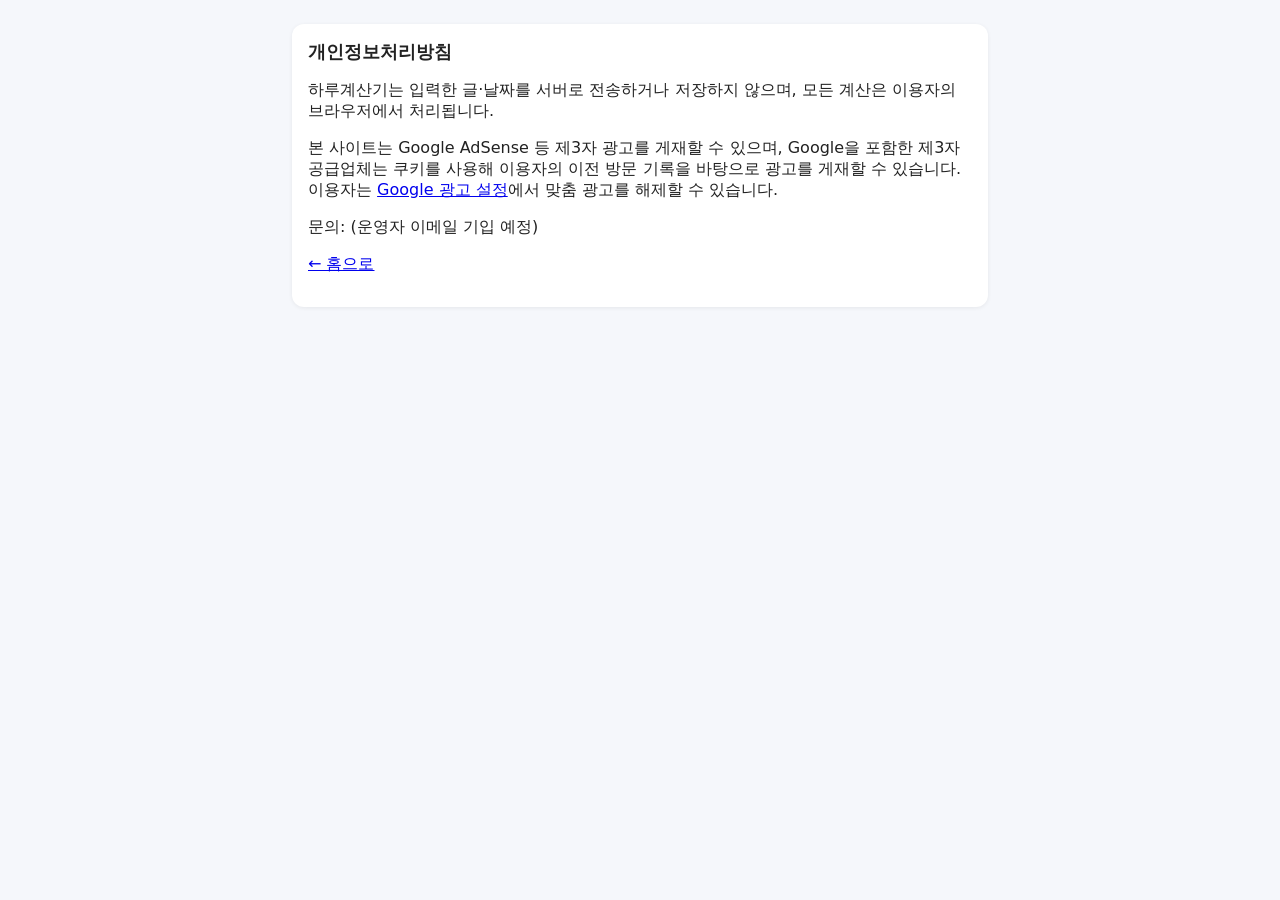
<file: privacy.html>
<!doctype html><html lang="ko"><head><meta charset="utf-8"><meta name="viewport" content="width=device-width,initial-scale=1"><title>개인정보처리방침 - 하루계산기</title><link rel="icon" href="favicon.svg" type="image/svg+xml"><link rel="canonical" href="https://a01075696193-oss.github.io/haru-calc/privacy.html"><meta property="og:image" content="https://a01075696193-oss.github.io/haru-calc/og.png"><link rel="stylesheet" href="style.css"></head><body><main><section><h2>개인정보처리방침</h2>
<p>하루계산기는 입력한 글·날짜를 서버로 전송하거나 저장하지 않으며, 모든 계산은 이용자의 브라우저에서 처리됩니다.</p>
<p>본 사이트는 Google AdSense 등 제3자 광고를 게재할 수 있으며, Google을 포함한 제3자 공급업체는 쿠키를 사용해 이용자의 이전 방문 기록을 바탕으로 광고를 게재할 수 있습니다. 이용자는 <a href="https://adssettings.google.com">Google 광고 설정</a>에서 맞춤 광고를 해제할 수 있습니다.</p>
<p>문의: (운영자 이메일 기입 예정)</p><p><a href="index.html">← 홈으로</a></p></section></main></body></html>
</file>
<file: style.css>
*{box-sizing:border-box}body{margin:0;font-family:system-ui,-apple-system,"Apple SD Gothic Neo","Noto Sans KR",sans-serif;background:#f5f7fb;color:#222}
header{background:#3b5bdb;color:#fff;padding:14px;text-align:center}header h1{margin:0 0 8px;font-size:1.4em}nav a{color:#fff;margin:0 8px;text-decoration:none;font-size:.95em}
main{max-width:720px;margin:auto;padding:12px}section{background:#fff;border-radius:12px;padding:16px;margin:12px 0;box-shadow:0 1px 4px #0001}
h2{font-size:1.1em;margin-top:0}textarea,input{width:100%;padding:10px;font-size:16px;border:1px solid #ccd;border-radius:8px;margin:4px 0 10px}
.grid{display:grid;grid-template-columns:repeat(3,1fr);gap:8px}.grid div{background:#eef2ff;border-radius:8px;padding:8px;font-size:.85em;text-align:center}.grid b{display:block;font-size:1.3em}
.out{font-size:1.15em;font-weight:600;color:#3b5bdb}.note{color:#666;font-size:.85em}.ad{border:2px dashed #bbb;color:#999;text-align:center;padding:20px;border-radius:8px}
footer{text-align:center;padding:20px;font-size:.85em;color:#666}
.content{background:#fff;border-radius:12px;padding:18px;line-height:1.75;margin:12px 0}.content h3{font-size:1.02em;margin-top:1.4em;color:#3b5bdb}
.btn{display:inline-block;background:#3b5bdb;color:#fff;padding:10px 16px;border-radius:8px;text-decoration:none}footer a{color:#3b5bdb}
</file>
